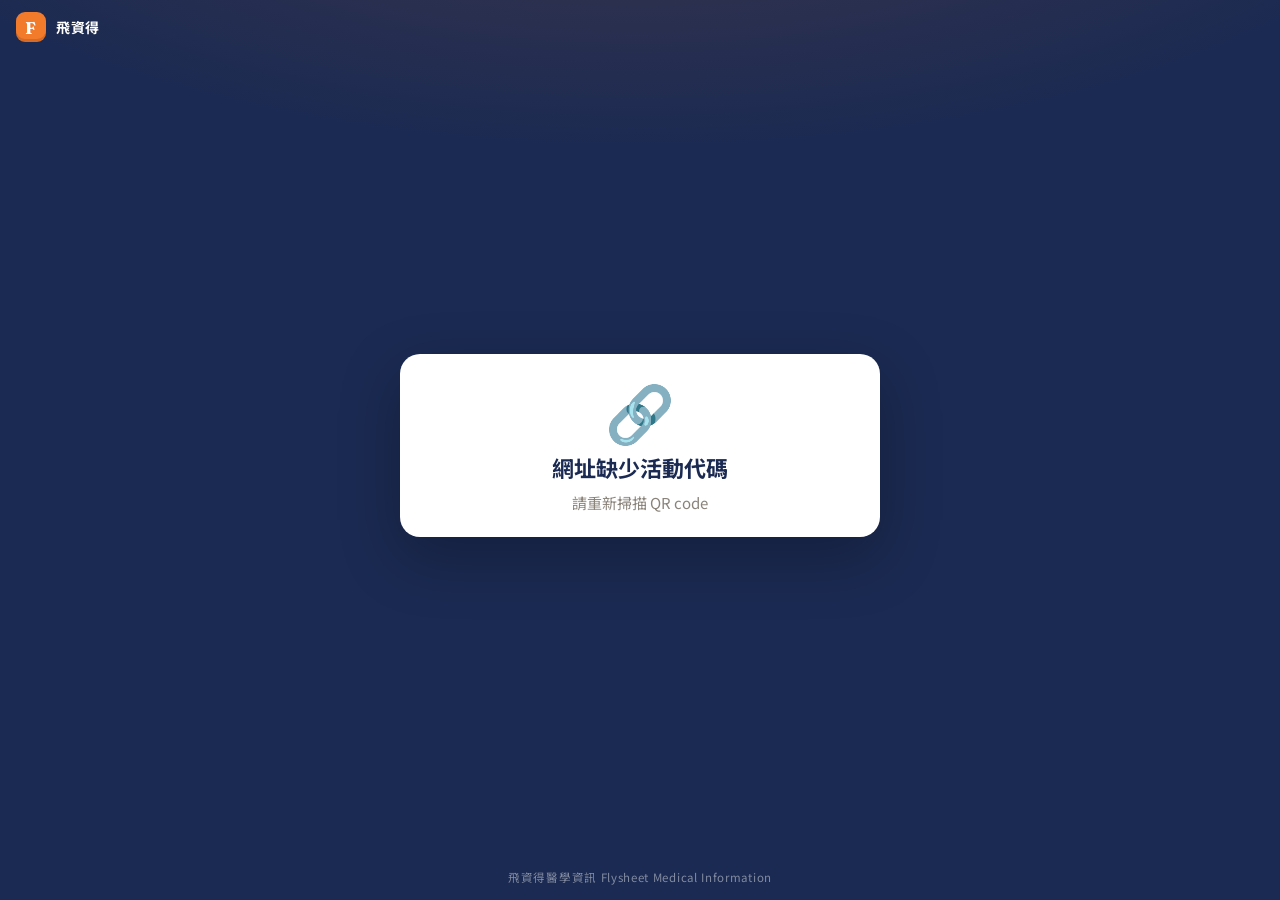
<file: play/index.html>
<!doctype html>
<html lang="zh-Hant">
<head>
<meta charset="utf-8">
<meta name="viewport" content="width=device-width, initial-scale=1, viewport-fit=cover">
<meta name="theme-color" content="#1b2a52">
<title>飛資得｜活動抽獎</title>
<link rel="icon" href="data:image/svg+xml,%3Csvg xmlns='http://www.w3.org/2000/svg' viewBox='0 0 32 32'%3E%3Crect width='32' height='32' rx='8' fill='%23f27a2b'/%3E%3Ctext x='16' y='23' font-size='20' text-anchor='middle' fill='white' font-family='Georgia'%3EF%3C/text%3E%3C/svg%3E">
<link rel="stylesheet" href="../assets/css/tokens.css">
<link rel="stylesheet" href="play.css">
<script src="../config.js"></script>
</head>
<body>
<div id="app" class="play">
  <div class="p-boot"><div class="p-dots"><i></i><i></i><i></i></div></div>
</div>
<script type="module" src="play.js"></script>
</body>
</html>
</file>
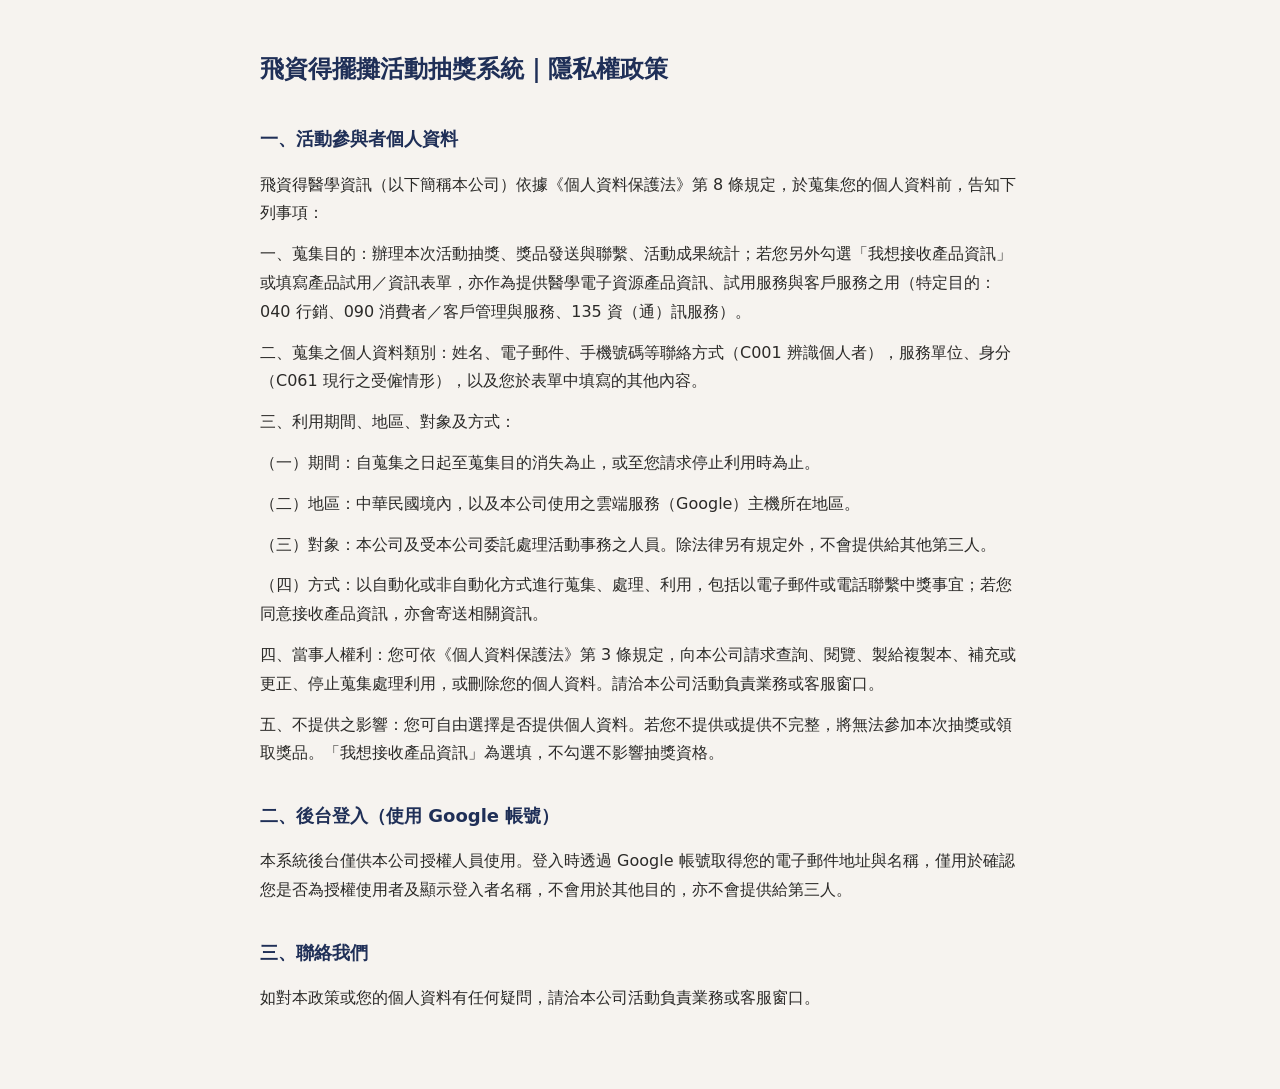
<file: privacy.html>
<!doctype html>
<html lang="zh-Hant">
<head>
<meta charset="utf-8">
<meta name="viewport" content="width=device-width, initial-scale=1">
<title>隱私權政策</title>
<style>
  body { margin: 0; background: #f6f3ef; color: #2b2a28; font: 16px/1.8 "Noto Sans TC", system-ui, sans-serif; }
  main { max-width: 760px; margin: 0 auto; padding: 32px 16px 64px; }
  h1 { color: #1f2f57; font-size: 24px; }
  h2 { color: #1f2f57; font-size: 18px; margin-top: 32px; }
  p { margin: 0 0 12px; }
</style>
</head>
<body>
<main>
<h1>飛資得擺攤活動抽獎系統｜隱私權政策</h1>
<h2>一、活動參與者個人資料</h2>
<p>飛資得醫學資訊（以下簡稱本公司）依據《個人資料保護法》第 8 條規定，於蒐集您的個人資料前，告知下列事項：</p>
<p>一、蒐集目的：辦理本次活動抽獎、獎品發送與聯繫、活動成果統計；若您另外勾選「我想接收產品資訊」或填寫產品試用／資訊表單，亦作為提供醫學電子資源產品資訊、試用服務與客戶服務之用（特定目的：040 行銷、090 消費者／客戶管理與服務、135 資（通）訊服務）。</p>
<p>二、蒐集之個人資料類別：姓名、電子郵件、手機號碼等聯絡方式（C001 辨識個人者），服務單位、身分（C061 現行之受僱情形），以及您於表單中填寫的其他內容。</p>
<p>三、利用期間、地區、對象及方式：</p>
<p>（一）期間：自蒐集之日起至蒐集目的消失為止，或至您請求停止利用時為止。</p>
<p>（二）地區：中華民國境內，以及本公司使用之雲端服務（Google）主機所在地區。</p>
<p>（三）對象：本公司及受本公司委託處理活動事務之人員。除法律另有規定外，不會提供給其他第三人。</p>
<p>（四）方式：以自動化或非自動化方式進行蒐集、處理、利用，包括以電子郵件或電話聯繫中獎事宜；若您同意接收產品資訊，亦會寄送相關資訊。</p>
<p>四、當事人權利：您可依《個人資料保護法》第 3 條規定，向本公司請求查詢、閱覽、製給複製本、補充或更正、停止蒐集處理利用，或刪除您的個人資料。請洽本公司活動負責業務或客服窗口。</p>
<p>五、不提供之影響：您可自由選擇是否提供個人資料。若您不提供或提供不完整，將無法參加本次抽獎或領取獎品。「我想接收產品資訊」為選填，不勾選不影響抽獎資格。</p>
<h2>二、後台登入（使用 Google 帳號）</h2>
<p>本系統後台僅供本公司授權人員使用。登入時透過 Google 帳號取得您的電子郵件地址與名稱，僅用於確認您是否為授權使用者及顯示登入者名稱，不會用於其他目的，亦不會提供給第三人。</p>
<h2>三、聯絡我們</h2>
<p>如對本政策或您的個人資料有任何疑問，請洽本公司活動負責業務或客服窗口。</p>
</main>
</body>
</html>
</file>
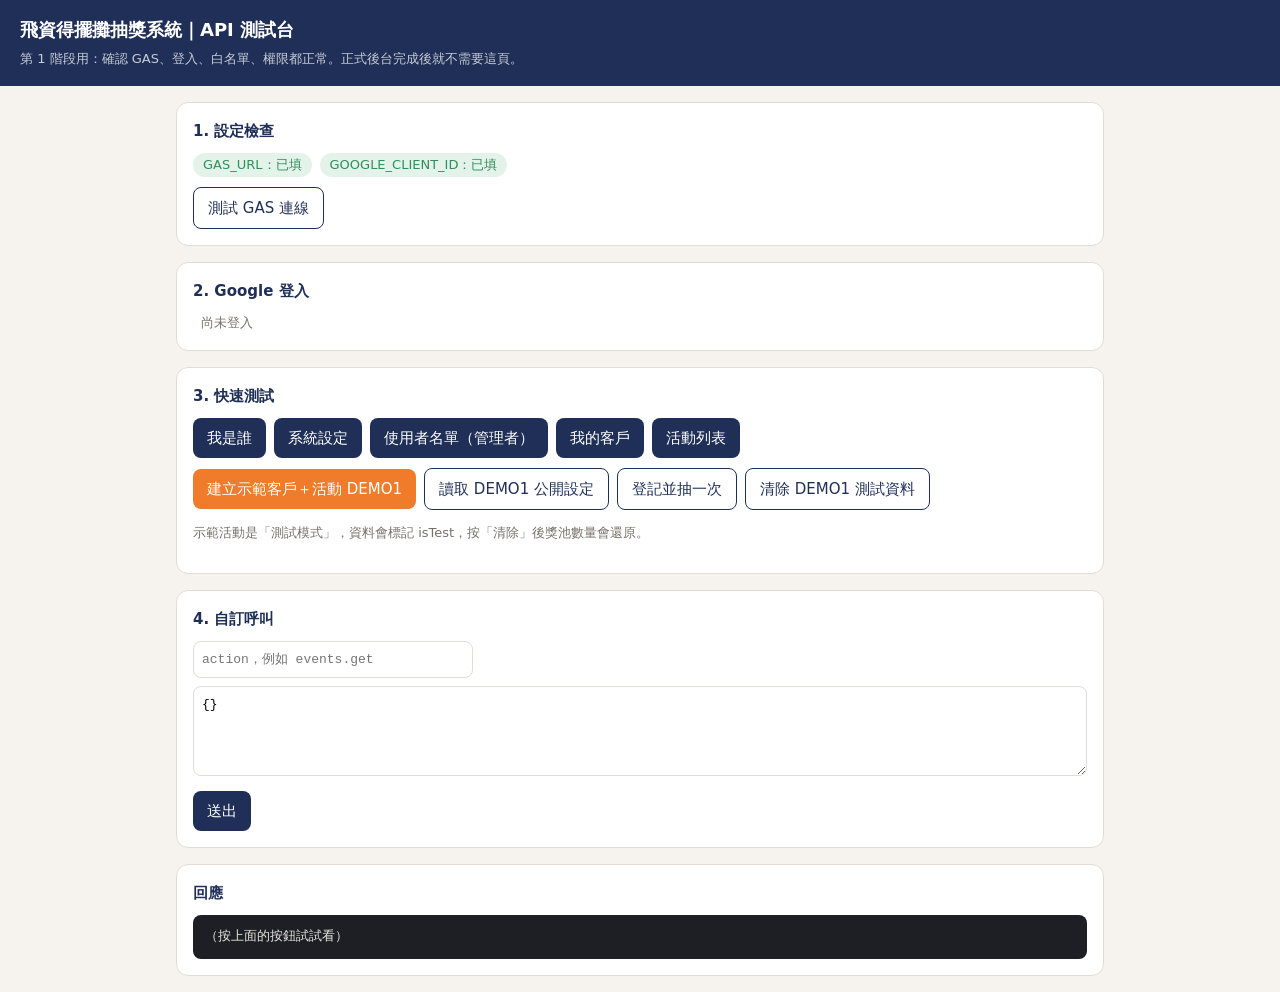
<file: dev/api-test.html>
<!doctype html>
<html lang="zh-Hant">
<head>
<meta charset="utf-8">
<meta name="viewport" content="width=device-width, initial-scale=1">
<title>API 測試台</title>
<script src="../config.js"></script>
<script src="https://accounts.google.com/gsi/client" async defer></script>
<style>
  :root { --navy: #1f2f57; --orange: #f07b2a; --bg: #f6f3ef; --line: #e2ddd5; --ink: #2b2a28; --muted: #77716a; --ok: #2f8f5b; --bad: #c4432b; }
  * { box-sizing: border-box; }
  body { margin: 0; background: var(--bg); color: var(--ink); font: 15px/1.6 "Noto Sans TC", system-ui, sans-serif; }
  header { background: var(--navy); color: #fff; padding: 16px 20px; }
  header h1 { margin: 0; font-size: 18px; }
  header p { margin: 4px 0 0; opacity: .75; font-size: 13px; }
  main { max-width: 960px; margin: 0 auto; padding: 16px; display: grid; gap: 16px; }
  section { background: #fff; border: 1px solid var(--line); border-radius: 12px; padding: 16px; }
  h2 { margin: 0 0 10px; font-size: 15px; color: var(--navy); }
  .row { display: flex; flex-wrap: wrap; gap: 8px; align-items: center; }
  button { border: 0; background: var(--navy); color: #fff; padding: 8px 14px; border-radius: 8px; font: inherit; cursor: pointer; }
  button.alt { background: #fff; color: var(--navy); border: 1px solid var(--navy); }
  button.warm { background: var(--orange); }
  button:active { transform: translateY(1px); }
  input, textarea { font: 13px/1.5 ui-monospace, Menlo, monospace; border: 1px solid var(--line); border-radius: 8px; padding: 8px; width: 100%; }
  textarea { min-height: 90px; }
  pre { background: #1d1f24; color: #e9e6df; padding: 12px; border-radius: 8px; overflow: auto; max-height: 420px; font-size: 12.5px; margin: 0; white-space: pre-wrap; word-break: break-all; }
  .pill { display: inline-block; padding: 2px 10px; border-radius: 99px; font-size: 13px; }
  .pill.ok { background: #e3f3ea; color: var(--ok); }
  .pill.bad { background: #fbe7e2; color: var(--bad); }
  .muted { color: var(--muted); font-size: 13px; }
  ol { margin: 0; padding-left: 20px; }
</style>
</head>
<body>
<header>
  <h1>飛資得擺攤抽獎系統｜API 測試台</h1>
  <p>第 1 階段用：確認 GAS、登入、白名單、權限都正常。正式後台完成後就不需要這頁。</p>
</header>
<main>
  <section>
    <h2>1. 設定檢查</h2>
    <div id="configStatus" class="row"></div>
    <div class="row" style="margin-top:10px">
      <button id="btnHealth" class="alt">測試 GAS 連線</button>
    </div>
  </section>

  <section>
    <h2>2. Google 登入</h2>
    <div class="row">
      <div id="gsiButton"></div>
      <span id="who" class="muted">尚未登入</span>
      <button id="btnLogout" class="alt" hidden>登出</button>
    </div>
  </section>

  <section>
    <h2>3. 快速測試</h2>
    <div class="row">
      <button data-action="auth.me">我是誰</button>
      <button data-action="settings.get">系統設定</button>
      <button data-action="users.list">使用者名單（管理者）</button>
      <button data-action="clients.list">我的客戶</button>
      <button data-action="events.list">活動列表</button>
    </div>
    <div class="row" style="margin-top:10px">
      <button id="btnDemo" class="warm">建立示範客戶＋活動 DEMO1</button>
      <button id="btnPublic" class="alt">讀取 DEMO1 公開設定</button>
      <button id="btnDraw" class="alt">登記並抽一次</button>
      <button id="btnClear" class="alt">清除 DEMO1 測試資料</button>
    </div>
    <p class="muted">示範活動是「測試模式」，資料會標記 isTest，按「清除」後獎池數量會還原。</p>
  </section>

  <section>
    <h2>4. 自訂呼叫</h2>
    <div class="row" style="gap:12px">
      <input id="action" placeholder="action，例如 events.get" style="max-width:280px">
    </div>
    <textarea id="payload" placeholder='payload（JSON），例如 {"eventId":"..."}' style="margin-top:8px">{}</textarea>
    <div class="row" style="margin-top:8px"><button id="btnCall">送出</button></div>
  </section>

  <section>
    <h2>回應</h2>
    <pre id="out">（按上面的按鈕試試看）</pre>
  </section>
</main>

<script type="module">
import { api, login, logout, getToken } from '../assets/js/api.js';

const cfg = window.APP_CONFIG || {};
const $ = (s) => document.querySelector(s);
const out = $('#out');
const show = (label, data, isErr) => {
  out.textContent = (isErr ? '❌ ' : '✅ ') + label + '\n\n' + (typeof data === 'string' ? data : JSON.stringify(data, null, 2));
};
async function run(label, fn) {
  out.textContent = '⏳ ' + label + '…';
  try { show(label, await fn()); } catch (e) { show(label, e.message + (e.code ? '（' + e.code + '）' : ''), true); }
}

$('#configStatus').innerHTML = [
  ['GAS_URL', cfg.GAS_URL], ['GOOGLE_CLIENT_ID', cfg.GOOGLE_CLIENT_ID]
].map(([k, v]) => `<span class="pill ${v ? 'ok' : 'bad'}">${k}：${v ? '已填' : '未填'}</span>`).join('');

$('#btnHealth').onclick = () => run('GAS 連線', async () => {
  if (!cfg.GAS_URL) throw new Error('config.js 還沒填 GAS_URL');
  const r = await fetch(cfg.GAS_URL);
  return r.json();
});

function refreshWho() {
  if (!getToken()) { $('#who').textContent = '尚未登入'; $('#btnLogout').hidden = true; return; }
  api('auth.me').then((u) => {
    $('#who').textContent = `已登入：${u.name || ''}（${u.email}，${u.role === 'admin' ? '管理者' : '業務'}）`;
    $('#btnLogout').hidden = false;
  }).catch(() => { $('#who').textContent = '登入已逾時，請重新登入'; });
}

function initGsi() {
  if (cfg.DEV) {
    // 本機開發模式（dev/server.js）：不用真的 Google 登入
    $('#gsiButton').innerHTML = '<input id="devEmail" value="admin@example.com" style="width:220px"> <button id="devLogin">本機登入</button>';
    $('#devLogin').onclick = () => run('本機登入', async () => { const u = await login('dev:' + $('#devEmail').value); refreshWho(); return u; });
    return;
  }
  if (!cfg.GOOGLE_CLIENT_ID) { $('#gsiButton').textContent = 'config.js 還沒填 GOOGLE_CLIENT_ID'; return; }
  if (!window.google || !google.accounts) { setTimeout(initGsi, 200); return; }
  google.accounts.id.initialize({
    client_id: cfg.GOOGLE_CLIENT_ID,
    callback: (resp) => run('登入', async () => { const u = await login(resp.credential); refreshWho(); return u; })
  });
  google.accounts.id.renderButton($('#gsiButton'), { theme: 'filled_blue', size: 'large', text: 'signin_with', locale: 'zh-TW' });
}
initGsi();
refreshWho();
$('#btnLogout').onclick = async () => { await logout(); refreshWho(); show('登出', '已登出'); };

document.querySelectorAll('[data-action]').forEach((b) => {
  b.onclick = () => run(b.dataset.action, () => api(b.dataset.action));
});

$('#btnCall').onclick = () => {
  let payload;
  try { payload = JSON.parse($('#payload').value || '{}'); } catch (e) { show('payload', 'JSON 格式錯誤：' + e.message, true); return; }
  run($('#action').value, () => api($('#action').value.trim(), payload));
};

function isoLocal(d) {
  const p = (n) => String(n).padStart(2, '0');
  return `${d.getFullYear()}-${p(d.getMonth() + 1)}-${p(d.getDate())}T${p(d.getHours())}:${p(d.getMinutes())}`;
}

$('#btnDemo').onclick = () => run('建立示範資料', async () => {
  const events = await api('events.list');
  const exist = events.find((e) => e.eventCode === 'DEMO1');
  if (exist) return { message: 'DEMO1 已經存在', event: exist };
  const client = await api('clients.save', { name: '示範醫學院', type: '醫學院', note: 'API 測試台建立' });
  const now = new Date();
  return api('events.save', {
    event: {
      eventCode: 'DEMO1', clientId: client.clientId, title: '示範抽獎活動', subtitle: 'API 測試用',
      startAt: isoLocal(now), endAt: isoLocal(new Date(now.getTime() + 7 * 864e5)),
      status: 'draft', gameType: 'wheel', drawMode: 'self', regMode: 'before', dailyLimit: 3, isTestMode: true
    },
    prizes: [
      { name: '保溫杯', quantity: 3, isSpecial: true },
      { name: '帆布袋', quantity: 10 },
      { name: '銘謝惠顧', quantity: 20, isLose: true }
    ]
  });
});

$('#btnPublic').onclick = () => run('DEMO1 公開設定（不需登入）', () => api('public.getEvent', { eventCode: 'DEMO1' }));

$('#btnDraw').onclick = () => run('登記並抽一次（不需登入）', async () => {
  const reg = await api('public.register', {
    eventCode: 'DEMO1', name: '測試者', email: 'tester@example.com', organization: '示範醫院', identity: '館員', privacyConsent: true
  });
  if (reg.limitReached) return reg;
  const draw = await api('public.draw', { eventCode: 'DEMO1', ticket: reg.ticket, deviceType: 'desktop' });
  return { 登記: reg, 抽獎結果: draw };
});

$('#btnClear').onclick = () => run('清除測試資料', async () => {
  const ev = (await api('events.list')).find((e) => e.eventCode === 'DEMO1');
  if (!ev) throw new Error('還沒有 DEMO1，請先按「建立示範客戶＋活動」');
  return api('events.clearTest', { eventId: ev.eventId });
});
</script>
</body>
</html>
</file>
<file: assets/css/tokens.css>
/*
 * 飛資得設計 tokens：後台與前台外框共用
 * 主色深藍（navy）、強調色橘、中性色暖灰
 */
@import url('https://fonts.googleapis.com/css2?family=Fraunces:opsz,wght@9..144,500;9..144,700&family=Noto+Sans+TC:wght@400;500;700&display=swap');

:root {
  /* 品牌色 */
  --navy-900: #14203f;
  --navy-800: #1b2a52;
  --navy-700: #24376a;
  --navy-500: #3d5596;
  --navy-100: #e4e9f5;
  --navy-50: #f1f4fa;

  --orange-600: #e0651a;
  --orange-500: #f27a2b;
  --orange-300: #f8b07c;
  --orange-100: #fde9da;

  /* 暖灰 */
  --gray-900: #2a2723;
  --gray-700: #57514a;
  --gray-500: #8a837a;
  --gray-300: #cfc8bd;
  --gray-200: #e6e0d6;
  --gray-100: #f2eee7;
  --gray-50: #faf8f4;

  /* 狀態色 */
  --green-600: #2d8a57;
  --green-100: #e0f2e7;
  --red-600: #c4432b;
  --red-100: #fbe6e1;
  --yellow-600: #b7861a;
  --yellow-100: #fbf0d4;

  /* 語意 */
  --bg: var(--gray-50);
  --surface: #ffffff;
  --text: var(--gray-900);
  --text-muted: var(--gray-500);
  --line: var(--gray-200);
  --primary: var(--navy-800);
  --accent: var(--orange-500);

  /* 字體 */
  --font-sans: 'Noto Sans TC', -apple-system, 'PingFang TC', 'Microsoft JhengHei', sans-serif;
  --font-display: 'Fraunces', 'Noto Sans TC', Georgia, serif;
  --font-mono: ui-monospace, 'SF Mono', Menlo, monospace;

  /* 尺寸 */
  --radius-sm: 8px;
  --radius: 12px;
  --radius-lg: 18px;
  --shadow-sm: 0 1px 2px rgba(20, 32, 63, .06);
  --shadow: 0 2px 6px rgba(20, 32, 63, .06), 0 8px 24px rgba(20, 32, 63, .06);
  --shadow-lg: 0 12px 40px rgba(20, 32, 63, .18);
  --ease-bounce: cubic-bezier(.34, 1.56, .64, 1);
  --ease: cubic-bezier(.2, .7, .3, 1);
}

*, *::before, *::after { box-sizing: border-box; }

html { -webkit-text-size-adjust: 100%; }

[hidden] { display: none !important; }

body {
  margin: 0;
  background: var(--bg);
  color: var(--text);
  font-family: var(--font-sans);
  font-size: 15px;
  line-height: 1.6;
  -webkit-font-smoothing: antialiased;
}

/* 飛資得文字 logo（之後換成圖片） */
.brand-logo {
  display: inline-flex;
  align-items: center;
  gap: 10px;
  font-weight: 700;
  letter-spacing: .04em;
  color: inherit;
  text-decoration: none;
}
.brand-logo .mark {
  width: 34px;
  height: 34px;
  border-radius: 10px;
  background: var(--accent);
  color: #fff;
  display: grid;
  place-items: center;
  font-family: var(--font-display);
  font-size: 20px;
  line-height: 1;
  box-shadow: inset 0 -3px 0 rgba(0, 0, 0, .12);
}
.brand-logo .name { font-size: 16px; }
.brand-logo .name small {
  display: block;
  font-family: var(--font-display);
  font-weight: 500;
  font-size: 11px;
  letter-spacing: .08em;
  opacity: .7;
}

.display { font-family: var(--font-display); }
</file>
<file: play/play.css>
/* ===== 前台抽獎頁：飛資得外框 ===== */

body { background: var(--navy-800); overscroll-behavior: none; }

.play {
  min-height: 100vh;
  min-height: 100dvh;
  display: flex;
  flex-direction: column;
  background:
    radial-gradient(1200px 500px at 50% -200px, rgba(242, 122, 43, .18), transparent 70%),
    var(--navy-800);
  color: #fff;
}

/* 頁首 */
.p-head {
  display: flex;
  align-items: center;
  gap: 12px;
  padding: max(12px, env(safe-area-inset-top)) 16px 12px;
}
.p-head .brand-logo .mark { width: 30px; height: 30px; font-size: 17px; border-radius: 9px; }
.p-head .brand-logo .name { font-size: 14px; }
.p-head .client {
  font-size: 13px;
  opacity: .8;
  padding-left: 12px;
  border-left: 1px solid rgba(255, 255, 255, .25);
  white-space: nowrap;
  overflow: hidden;
  text-overflow: ellipsis;
  min-width: 0;
}
.p-head .tools { margin-left: auto; display: flex; gap: 8px; align-items: center; flex: none; }
.p-test {
  background: var(--yellow-100);
  color: #7a5a10;
  font-size: 12px;
  font-weight: 700;
  padding: 3px 10px;
  border-radius: 99px;
  letter-spacing: .06em;
  animation: pulse 2s ease-in-out infinite;
}
@keyframes pulse { 50% { opacity: .6; } }
.p-mute {
  width: 38px;
  height: 38px;
  border-radius: 50%;
  border: 1px solid rgba(255, 255, 255, .25);
  background: rgba(255, 255, 255, .08);
  color: #fff;
  display: grid;
  place-items: center;
  cursor: pointer;
  transition: transform .15s var(--ease-bounce), background .15s;
}
.p-mute:active { transform: scale(.9); }
.p-mute svg { width: 18px; height: 18px; }

/* 標題 */
.p-hero { text-align: center; padding: 4px 20px 16px; }
.p-hero h1 {
  margin: 0;
  font-size: clamp(22px, 6vw, 34px);
  line-height: 1.25;
  letter-spacing: .03em;
}
.p-hero p { margin: 8px auto 0; max-width: 560px; opacity: .78; font-size: 15px; }

/* 舞台 */
.p-stage {
  flex: 1;
  display: flex;
  flex-direction: column;
  align-items: center;
  justify-content: flex-start;
  padding: 0 16px 20px;
  width: 100%;
}
.p-foot {
  text-align: center;
  font-size: 11.5px;
  opacity: .45;
  padding: 10px 16px max(14px, env(safe-area-inset-bottom));
  letter-spacing: .06em;
}

/* 攤位操作＋橫式大螢幕：左右兩欄 */
@media (min-width: 900px) and (orientation: landscape) {
  .play.booth { display: grid; grid-template-columns: minmax(300px, 34%) 1fr; grid-template-rows: auto 1fr auto; }
  .play.booth .p-head { grid-column: 1 / -1; padding: 16px 28px; }
  .play.booth .p-hero { grid-column: 1; grid-row: 2; text-align: left; padding: 40px 28px 40px 40px; align-self: center; }
  .play.booth .p-hero h1 { font-size: clamp(30px, 3.2vw, 48px); }
  .play.booth .p-hero p { margin-left: 0; font-size: 17px; }
  .play.booth .p-stage { grid-column: 2; grid-row: 2; justify-content: center; padding: 0 32px 24px; }
  .play.booth .p-foot { grid-column: 1 / -1; }
}

/* ---------- 卡片面板（登記表、訊息） ---------- */
.panel {
  width: min(480px, 100%);
  background: #fff;
  color: var(--text);
  border-radius: 20px;
  padding: 22px 20px;
  box-shadow: 0 20px 60px rgba(0, 0, 0, .25);
  animation: p-rise .35s var(--ease-bounce);
}
.panel h2 { margin: 0 0 4px; font-size: 20px; color: var(--navy-800); }
.panel .lead { margin: 0 0 16px; color: var(--text-muted); font-size: 14px; }
@keyframes p-rise { from { opacity: 0; transform: translateY(16px) scale(.98); } }

.p-form { display: flex; flex-direction: column; gap: 14px; }
.p-field { display: flex; flex-direction: column; gap: 6px; }
.p-field > label, .p-field > .lbl { font-size: 14px; font-weight: 500; color: var(--gray-700); }
.p-field .req { color: var(--orange-600); margin-left: 2px; }
.p-input {
  width: 100%;
  min-height: 46px;
  padding: 10px 14px;
  border: 1.5px solid var(--gray-200);
  border-radius: 12px;
  background: var(--gray-50);
  font: 16px/1.4 var(--font-sans);   /* 16px 避免 iOS 自動放大 */
  color: var(--text);
  transition: border-color .15s, background .15s, box-shadow .15s;
}
.p-input:focus { outline: none; border-color: var(--navy-500); background: #fff; box-shadow: 0 0 0 3px var(--navy-100); }
.p-input.bad { border-color: var(--red-600); }
textarea.p-input { min-height: 80px; resize: vertical; }

.chips { display: flex; flex-wrap: wrap; gap: 8px; }
.chip { position: relative; }
.chip input { position: absolute; opacity: 0; pointer-events: none; }
.chip span {
  display: inline-block;
  padding: 8px 14px;
  border-radius: 99px;
  border: 1.5px solid var(--gray-200);
  background: var(--gray-50);
  font-size: 14.5px;
  cursor: pointer;
  transition: all .15s var(--ease-bounce);
  user-select: none;
}
.chip input:checked + span { background: var(--navy-800); border-color: var(--navy-800); color: #fff; transform: scale(1.03); }
.chip input:focus-visible + span { outline: 3px solid var(--orange-300); outline-offset: 2px; }

.p-check { display: flex; gap: 10px; align-items: flex-start; font-size: 14.5px; line-height: 1.5; cursor: pointer; }
.p-check input { width: 20px; height: 20px; margin: 1px 0 0; accent-color: var(--accent); flex: none; }
.p-privacy { border-top: 1px dashed var(--gray-200); padding-top: 14px; display: flex; flex-direction: column; gap: 12px; }
.p-privacy details { font-size: 13px; color: var(--gray-700); background: var(--gray-50); border-radius: 10px; padding: 8px 12px; }
.p-privacy summary { cursor: pointer; color: var(--navy-700); font-weight: 500; }
.p-privacy .full { white-space: pre-wrap; max-height: 240px; overflow: auto; margin-top: 8px; line-height: 1.7; }

.p-err {
  background: var(--red-100);
  color: var(--red-600);
  border-radius: 10px;
  padding: 10px 12px;
  font-size: 14px;
  animation: shake .35s;
}
@keyframes shake { 25% { transform: translateX(-6px); } 75% { transform: translateX(6px); } }

.p-btn {
  width: 100%;
  min-height: 52px;
  border: 0;
  border-radius: 14px;
  background: var(--accent);
  color: #fff;
  font: 700 17px/1 var(--font-sans);
  letter-spacing: .08em;
  cursor: pointer;
  box-shadow: inset 0 -4px 0 rgba(0, 0, 0, .15), 0 8px 20px rgba(242, 122, 43, .35);
  transition: transform .12s var(--ease), box-shadow .12s, background .15s;
}
.p-btn:hover { background: var(--orange-600); }
.p-btn:active { transform: translateY(2px); box-shadow: inset 0 -2px 0 rgba(0, 0, 0, .15), 0 4px 10px rgba(242, 122, 43, .3); }
.p-btn.navy { background: var(--navy-800); box-shadow: inset 0 -4px 0 rgba(0, 0, 0, .2); }
.p-btn.ghost { background: transparent; color: var(--navy-800); box-shadow: none; border: 1.5px solid var(--gray-300); }
.p-btn[disabled] { opacity: .6; pointer-events: none; }
.p-btn.busy { pointer-events: none; }
.p-btn.busy::after {
  content: '';
  display: inline-block;
  width: 16px;
  height: 16px;
  margin-left: 10px;
  vertical-align: -2px;
  border-radius: 50%;
  border: 2.5px solid currentColor;
  border-right-color: transparent;
  animation: spin .7s linear infinite;
}
@keyframes spin { to { transform: rotate(360deg); } }

/* 狀態訊息 */
.p-msg { text-align: center; }
.p-msg .big { font-size: 56px; line-height: 1; margin: 6px 0 12px; }
.p-msg h2 { font-size: 22px; }
.p-msg p { color: var(--text-muted); margin: 6px 0 0; }

/* 結果 */
.p-result { text-align: center; }
.p-result .kicker { font-size: 14px; color: var(--orange-600); font-weight: 700; letter-spacing: .2em; }
.p-result .prize {
  font-size: clamp(28px, 8vw, 40px);
  font-weight: 700;
  color: var(--navy-800);
  margin: 6px 0 4px;
  line-height: 1.2;
  animation: zoom .5s var(--ease-bounce);
}
.p-result.lose .prize { color: var(--gray-700); }
.p-result .note { color: var(--text-muted); font-size: 14px; margin: 6px 0 18px; }
.p-result .actions { display: grid; gap: 10px; }
@keyframes zoom { from { transform: scale(.4); opacity: 0; } }

/* 推廣頁 */
.p-promo { margin-top: 6px; }
.p-promo-head { text-align: center; margin-bottom: 14px; }
.p-promo-head .spark { display: inline-grid; place-items: center; width: 38px; height: 38px; border-radius: 50%; background: var(--orange-100); color: var(--orange-600); font-size: 18px; margin-bottom: 6px; }
.p-promo-head h2 { font-size: 19px; }
.p-promo-head p { margin: 4px 0 0; color: var(--text-muted); font-size: 14px; }
.p-products { display: grid; gap: 10px; }
.p-product { border: 1.5px solid var(--gray-200); border-radius: 14px; padding: 12px 14px; background: var(--gray-50); }
.p-product h3 { margin: 0; font-size: 16px; color: var(--navy-800); }
.p-product p { margin: 4px 0 0; font-size: 14px; color: var(--gray-700); line-height: 1.55; }
.p-product a { display: inline-flex; align-items: center; gap: 4px; margin-top: 8px; font-size: 13.5px; font-weight: 500; color: var(--orange-600); text-decoration: none; }
.p-promo-actions { display: grid; gap: 10px; margin-top: 16px; }
.p-done { text-align: center; padding: 12px; border-radius: 12px; background: var(--green-100); color: var(--green-600); font-weight: 500; font-size: 14.5px; animation: p-rise .35s var(--ease-bounce); }
.p-promo .err:empty { display: none; }

/* 遊戲區 */
.game-area { width: 100%; display: flex; flex-direction: column; align-items: center; gap: 16px; }
.game-area .p-start { max-width: 320px; }
.game-area .left { font-size: 14px; opacity: .8; }

/* 讀取 */
.p-boot { flex: 1; display: grid; place-items: center; min-height: 100vh; }
.p-dots { display: inline-flex; gap: 8px; }
.p-dots i { width: 12px; height: 12px; border-radius: 50%; background: var(--accent); animation: p-bounce 1s var(--ease) infinite; }
.p-dots i:nth-child(2) { animation-delay: .15s; background: #fff; }
.p-dots i:nth-child(3) { animation-delay: .3s; background: var(--orange-300); }
@keyframes p-bounce { 0%, 100% { transform: translateY(0); } 40% { transform: translateY(-10px); } }

@media (prefers-reduced-motion: reduce) {
  *, *::before, *::after { animation-duration: .01ms !important; animation-iteration-count: 1 !important; transition-duration: .01ms !important; }
}

/* 推廣頁：每個產品一個按鈕 */
.p-product { display: flex; flex-direction: column; gap: 4px; }
.p-product-top { display: flex; align-items: center; justify-content: space-between; gap: 8px; }
.p-product .tag { flex: none; font-size: 12px; font-weight: 700; color: var(--green-600); background: var(--green-100); padding: 2px 9px; border-radius: 99px; }
.p-product.owned { background: #f4faf6; border-color: #cfe8d9; }
.p-product .p-done { margin-top: 8px; padding: 8px; font-size: 13.5px; }
.p-product .p-btn.sm { margin-top: 10px; min-height: 42px; font-size: 15px; letter-spacing: .04em; }
.p-options { display: grid; gap: 8px; }
.p-opt { position: relative; cursor: pointer; }
.p-opt input { position: absolute; opacity: 0; }
.p-opt span { display: block; padding: 11px 14px 11px 40px; border: 1.5px solid var(--gray-200); border-radius: 12px; background: var(--gray-50); font-size: 15px; transition: all .15s; position: relative; }
.p-opt span::before { content: ''; position: absolute; left: 14px; top: 50%; width: 16px; height: 16px; margin-top: -8px; border-radius: 50%; border: 2px solid var(--gray-300); background: #fff; }
.p-opt input:checked + span { border-color: var(--accent); background: #fffaf6; font-weight: 500; }
.p-opt input:checked + span::before { border-color: var(--accent); box-shadow: inset 0 0 0 3px #fff; background: var(--accent); }
.p-opt input:focus-visible + span { outline: 3px solid var(--orange-300); outline-offset: 2px; }

/* 中獎後登記：提醒填完資料再領獎 */
.claim-tip { margin: 10px auto 4px; padding: 10px 14px; border-radius: 12px; background: var(--orange-100); color: var(--orange-600);
  font-weight: 700; font-size: 15.5px; line-height: 1.5; border: 1.5px dashed var(--orange-300); animation: p-rise .4s var(--ease-bounce) .2s both; }

/* ---------- 體驗任務 ---------- */
.t-panel { display: grid; gap: 12px; }
.t-panel h2 { margin: 0; }
.t-panel .lead { margin: 0; }
.t-step { font-size: 12px; font-weight: 700; letter-spacing: .2em; color: var(--orange-600); }
.t-dbs { display: grid; gap: 10px; }
.t-db { position: relative; cursor: pointer; }
.t-db input { position: absolute; opacity: 0; }
.t-db .box { display: grid; gap: 4px; padding: 14px 14px 14px 48px; border: 1.5px solid var(--gray-200); border-radius: 14px; background: var(--gray-50); transition: all .15s; position: relative; }
.t-db .box::before { content: ''; position: absolute; left: 14px; top: 16px; width: 20px; height: 20px; border-radius: 6px; border: 2px solid var(--gray-300); background: #fff; transition: all .15s; }
.t-db input:checked + .box { border-color: var(--accent); background: #fffaf6; }
.t-db input:checked + .box::before { background: var(--accent); border-color: var(--accent); box-shadow: inset 0 0 0 3px #fff; }
.t-db input:focus-visible + .box { outline: 3px solid var(--orange-300); outline-offset: 2px; }
.t-db .nm { font-weight: 700; color: var(--navy-800); font-size: 16px; display: flex; gap: 8px; align-items: center; }
.t-db .nm em { font-style: normal; font-size: 11.5px; padding: 1px 8px; border-radius: 99px; background: var(--orange-100); color: var(--orange-600); }
.t-db .in { font-size: 13.5px; color: var(--gray-700); line-height: 1.55; }
.t-db.req { cursor: default; }
.t-link { border: 0; background: none; color: var(--navy-700); font: 500 14px var(--font-sans); text-decoration: underline; cursor: pointer; padding: 4px; justify-self: center; }
.t-progress { border-radius: 14px; padding: 14px; background: var(--navy-50); border: 1px solid var(--navy-100); }
.t-progress.ok { background: var(--green-100); border-color: #bfe2cd; }
.t-ptext { font-size: 17px; font-weight: 700; color: var(--navy-800); }
.t-ptext b { color: var(--orange-600); font-size: 22px; }
.t-progress.ok .t-ptext { color: var(--green-600); }
.t-bar { height: 12px; border-radius: 99px; background: #fff; margin: 10px 0 6px; overflow: hidden; }
.t-bar i { display: block; height: 100%; border-radius: 99px; background: var(--accent); transition: width .6s var(--ease-bounce); }
.t-progress.ok .t-bar i { background: var(--green-600); }
.t-rule { font-size: 12.5px; color: var(--text-muted); }
.t-go { animation: p-rise .4s var(--ease-bounce); }
.t-cards { display: grid; gap: 10px; }
.t-card { border: 1.5px solid var(--gray-200); border-radius: 14px; padding: 14px; display: grid; gap: 6px; background: #fff; }
.t-card.req { border-color: var(--orange-300); box-shadow: inset 4px 0 0 var(--accent); }
.t-card.done { background: #f4faf6; border-color: #cfe8d9; box-shadow: none; }
.t-card .t-top { display: flex; gap: 6px; align-items: center; flex-wrap: wrap; }
.t-card .db { font-weight: 700; color: var(--navy-800); margin-right: auto; }
.t-card .tag { font-size: 11.5px; font-weight: 700; padding: 2px 9px; border-radius: 99px; background: var(--gray-100); color: var(--gray-700); }
.t-card .tag.req { background: var(--orange-100); color: var(--orange-600); }
.t-card .tag.ok { background: var(--green-100); color: var(--green-600); }
.t-card h3 { margin: 2px 0 0; font-size: 16px; line-height: 1.45; color: var(--text); }
.t-card p { margin: 0; font-size: 14px; color: var(--gray-700); line-height: 1.6; }
.t-open { justify-self: start; display: inline-flex; align-items: center; gap: 4px; font-weight: 700; font-size: 14.5px; color: var(--orange-600); text-decoration: none; padding: 4px 0; }
.t-verify { min-height: 44px; font-size: 15px; letter-spacing: .03em; margin-top: 4px; }
/* PIN 數字鍵盤 */
.t-pin { position: fixed; inset: 0; z-index: 400; background: rgba(20, 32, 63, .6); display: grid; place-items: end center; padding: 16px; animation: fade .15s; }
@media (min-width: 600px) { .t-pin { place-items: center; } }
.t-pin-box { width: min(380px, 100%); background: #fff; color: var(--text); border-radius: 22px; padding: 20px 18px 14px; text-align: center; box-shadow: var(--shadow-lg); animation: p-rise .3s var(--ease-bounce); }
.t-pin-box.shake { animation: shake .35s; }
.t-pin-box.ok .t-dots i { background: var(--green-600); border-color: var(--green-600); }
.t-pin-hd { font-weight: 700; font-size: 18px; color: var(--navy-800); }
.t-pin-task { font-size: 13px; color: var(--text-muted); margin-top: 4px; }
.t-dots { display: flex; justify-content: center; gap: 14px; margin: 18px 0 10px; }
.t-dots i { width: 16px; height: 16px; border-radius: 50%; border: 2px solid var(--navy-500); transition: all .12s; }
.t-dots i.on { background: var(--navy-800); border-color: var(--navy-800); transform: scale(1.1); }
.t-pin-msg { font-size: 14px; color: var(--text-muted); min-height: 21px; }
.t-pin-msg.bad { color: var(--red-600); font-weight: 500; }
.t-keys { display: grid; grid-template-columns: repeat(3, 1fr); gap: 10px; margin: 14px 0 8px; }
.t-keys button { min-height: 58px; border: 0; border-radius: 14px; background: var(--gray-100); font: 700 24px var(--font-display); color: var(--navy-800); cursor: pointer; transition: transform .08s, background .12s; -webkit-tap-highlight-color: transparent; }
.t-keys button:active { transform: scale(.94); background: var(--navy-100); }
.t-keys button.fn { font: 500 15px var(--font-sans); color: var(--gray-700); background: transparent; }
@keyframes fade { from { opacity: 0; } }

/* 手機連點按鈕（例如 PIN 數字鍵）不要觸發點兩下放大 */
button, a, label, .p-btn, .t-keys, .t-pin, .chip, .p-opt, .t-db, .g-cc .dial, .g-gacha .knob, .g-slot .lever { touch-action: manipulation; }
.t-keys button { user-select: none; -webkit-user-select: none; }

.t-db .nm .cnt { margin-left: auto; font-size: 12px; font-weight: 500; color: var(--text-muted); }
</file>
